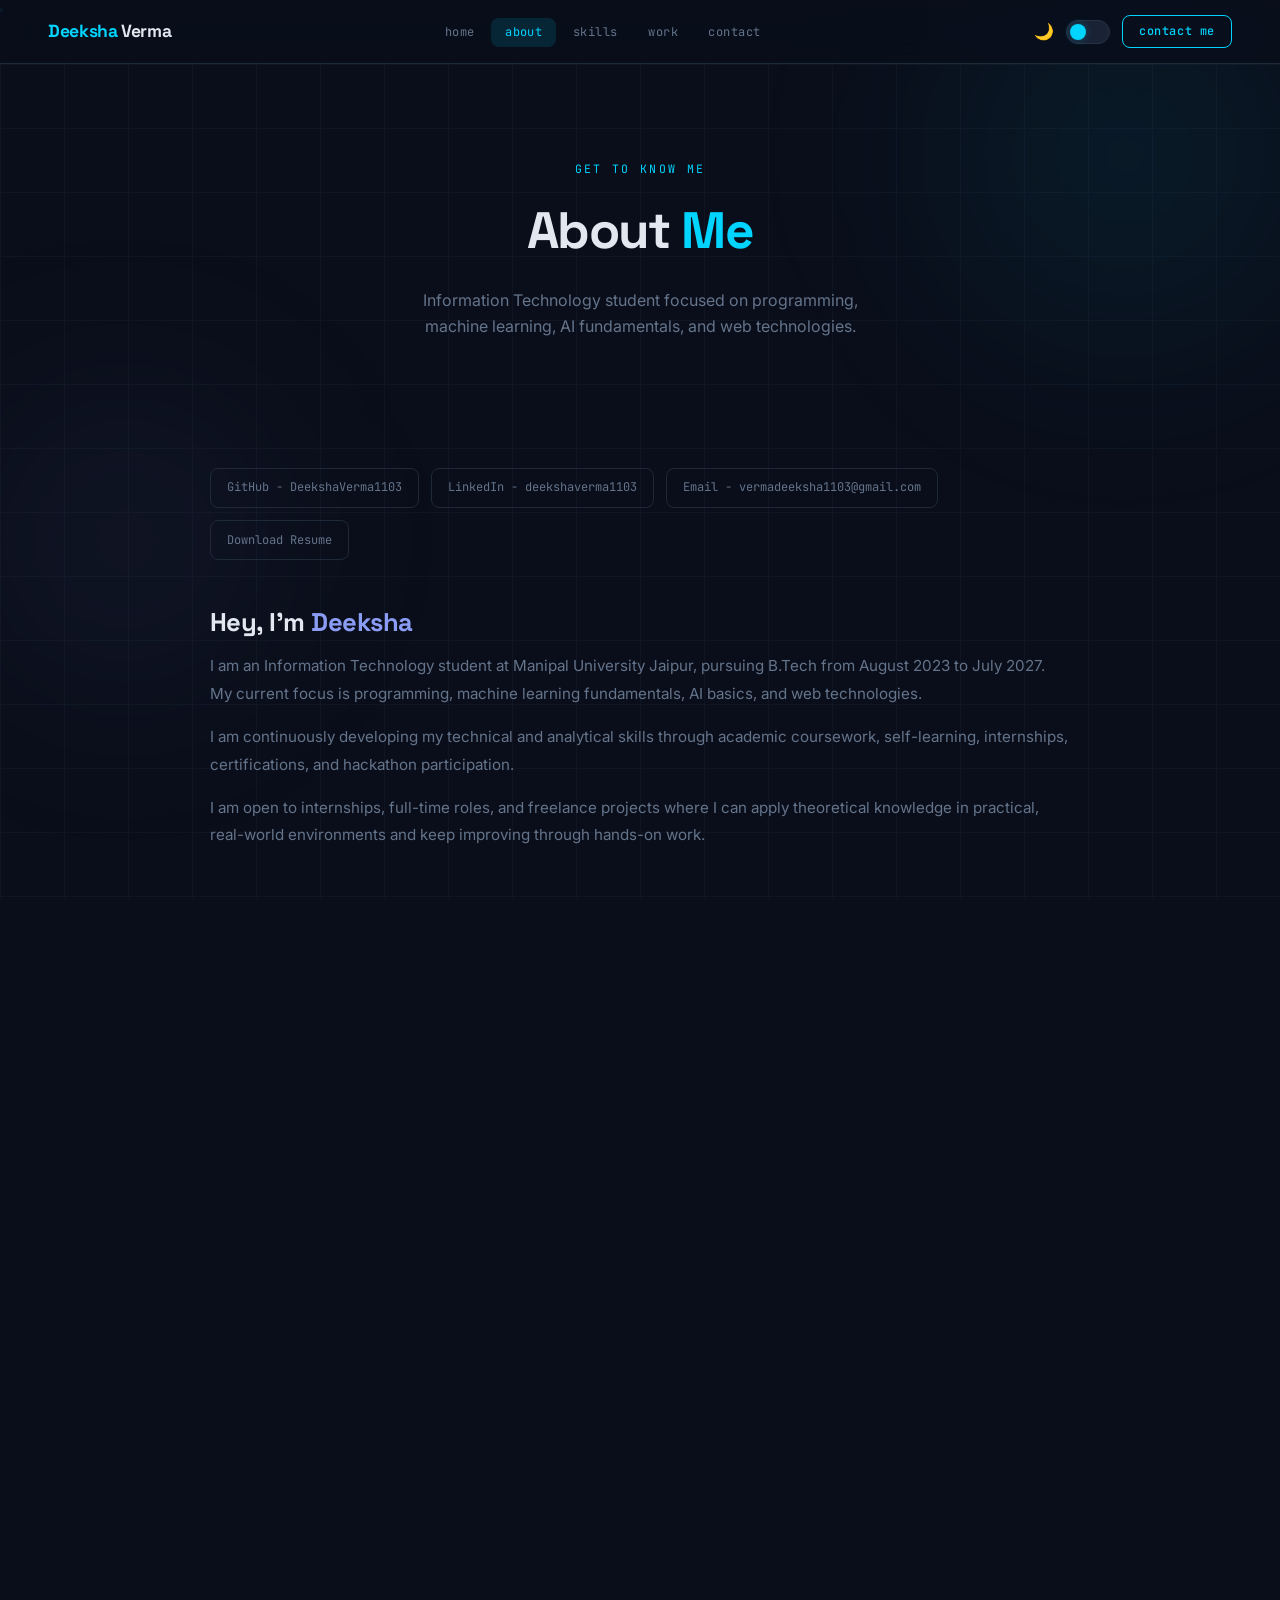
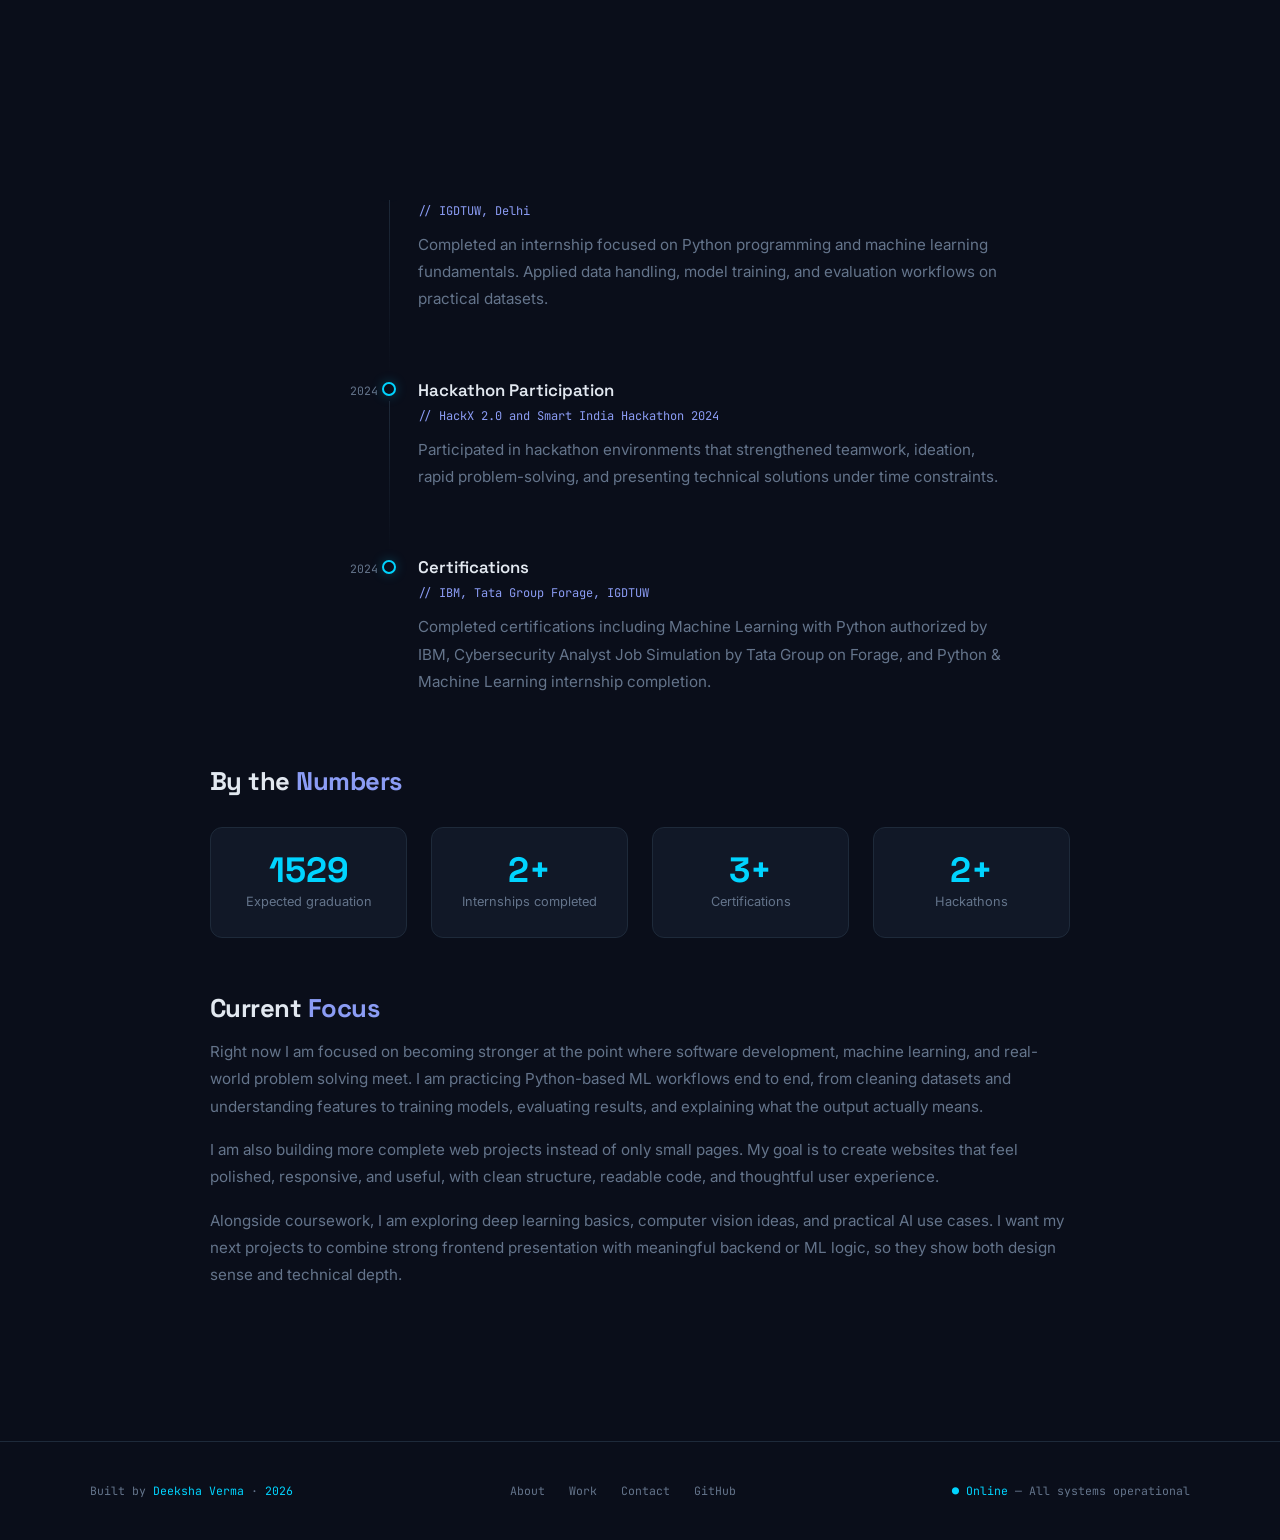
<file: about.html>
<!DOCTYPE html>
<html lang="en" data-theme="dark">
<head>
<meta charset="UTF-8"/><meta name="viewport" content="width=device-width,initial-scale=1.0"/>
<title>About - Deeksha Verma</title>
<link rel="stylesheet" href="css/style.css"/>
<style>
.page-hero{padding:6rem 0 4rem;text-align:center;}
.page-hero h1{font-family:var(--font-display);font-size:clamp(2.2rem,4vw,3.2rem);font-weight:700;letter-spacing:-0.03em;margin-bottom:1rem;}
.page-hero p{color:var(--muted);font-size:1rem;max-width:500px;margin:0 auto;}
.about-full{padding:4rem 0 6rem;}
.about-full-grid{display:block;max-width:860px;margin:0 auto;}
.social-links{display:flex;flex-wrap:wrap;gap:0.75rem;margin-bottom:3rem;}
.social-link{font-family:var(--font-mono);font-size:0.75rem;color:var(--muted);text-decoration:none;padding:0.6rem 1rem;border:1px solid var(--border);border-radius:var(--radius);display:flex;align-items:center;gap:0.5rem;transition:border-color var(--transition),color var(--transition),background var(--transition);}
.social-link:hover{border-color:var(--cyan);color:var(--cyan);background:var(--cyan-dim);}
.main-content h2{font-family:var(--font-display);font-size:1.6rem;font-weight:700;letter-spacing:-0.02em;margin-bottom:1rem;}
.main-content h2 em{font-style:normal;color:var(--lav);}
.main-content p{color:var(--muted);margin-bottom:1rem;line-height:1.8;font-size:0.95rem;}
.main-content section{margin-bottom:3.5rem;}
.values-grid{display:grid;grid-template-columns:1fr 1fr;gap:1rem;margin-top:1.5rem;}
.value-card{background:var(--card-bg);border:1px solid var(--border);border-radius:var(--radius2);padding:1.25rem;transition:border-color var(--transition);}
.value-card:hover{border-color:var(--lav);}
.value-icon{font-size:1.5rem;margin-bottom:0.5rem;}
.value-card h4{font-family:var(--font-display);font-size:0.9rem;font-weight:600;margin-bottom:0.3rem;}
.value-card p{font-size:0.82rem;color:var(--muted);line-height:1.6;margin:0;}
.stats-row{display:grid;grid-template-columns:repeat(4,1fr);gap:1.5rem;margin-top:2rem;}
.stat-card{background:var(--card-bg);border:1px solid var(--border);border-radius:var(--radius2);padding:1.5rem;text-align:center;transition:border-color var(--transition),transform var(--transition);}
.stat-card:hover{border-color:var(--cyan);transform:translateY(-3px);}
@media(max-width:860px){.values-grid{grid-template-columns:1fr;}.stats-row{grid-template-columns:repeat(2,1fr);}.social-links{flex-direction:column;}}
</style>
</head>
<body>
<div class="page-transition"></div>
<canvas id="particles-canvas"></canvas>
<div class="grid-overlay"></div>
<div class="orb orb-1"></div><div class="orb orb-2"></div>

<nav>
  <a href="index.html" class="nav-logo">Deeksha <span>Verma</span></a>
  <ul class="nav-center">
    <li><a href="index.html">home</a></li><li><a href="about.html">about</a></li>
    <li><a href="skills.html">skills</a></li><li><a href="work.html">work</a></li><li><a href="contact.html">contact</a></li>
  </ul>
  <div class="nav-right">
    <span class="theme-icon">🌙</span>
    <button class="theme-toggle" aria-label="Toggle theme"><div class="toggle-thumb"></div></button>
    <a href="contact.html" class="nav-hire magnetic">contact me</a>
  </div>
  <button class="hamburger" aria-label="Menu"><span></span><span></span><span></span></button>
</nav>
<div class="mobile-menu">
  <a href="index.html">home</a><a href="about.html">about</a>
  <a href="skills.html">skills</a><a href="work.html">work</a><a href="contact.html">contact</a>
</div>

<div class="page-content">
  <div class="page-hero reveal">
    <div class="container">
      <span class="sec-eyebrow">get to know me</span>
      <h1>About <span style="color:var(--cyan)">Me</span></h1>
      <p>Information Technology student focused on programming, machine learning, AI fundamentals, and web technologies.</p>
    </div>
  </div>

  <section class="about-full">
    <div class="container">
      <div class="about-full-grid">
        <div class="reveal">
          <div class="social-links">
            <a href="https://github.com/DeekshaVerma1103" class="social-link" target="_blank">GitHub - DeekshaVerma1103</a>
            <a href="https://www.linkedin.com/in/deekshaverma1103" class="social-link" target="_blank">LinkedIn - deekshaverma1103</a>
            <a href="mailto:vermadeeksha1103@gmail.com" class="social-link">Email - vermadeeksha1103@gmail.com</a>
            <a href="resume.pdf" class="social-link" target="_blank">Download Resume</a>
          </div>
        </div>

        <div class="main-content reveal">
          <section>
            <h2>Hey, I'm <em>Deeksha</em></h2>
            <p>I am an Information Technology student at Manipal University Jaipur, pursuing B.Tech from August 2023 to July 2027. My current focus is programming, machine learning fundamentals, AI basics, and web technologies.</p>
            <p>I am continuously developing my technical and analytical skills through academic coursework, self-learning, internships, certifications, and hackathon participation.</p>
            <p>I am open to internships, full-time roles, and freelance projects where I can apply theoretical knowledge in practical, real-world environments and keep improving through hands-on work.</p>
          </section>

          <section>
            <h2>My <em>Values</em></h2>
            <div class="values-grid">
              <div class="value-card reveal">
                <div class="value-icon">🎯</div>
                <h4>Strong fundamentals</h4>
                <p>I focus on building a clear base in programming, data handling, and core computer science concepts.</p>
              </div>
              <div class="value-card reveal">
                <div class="value-icon">🔁</div>
                <h4>Hands-on learning</h4>
                <p>I learn best by turning concepts into practical projects, experiments, and working prototypes.</p>
              </div>
              <div class="value-card reveal">
                <div class="value-icon">🤝</div>
                <h4>Analytical thinking</h4>
                <p>I enjoy breaking down problem statements, understanding data, and improving solutions step by step.</p>
              </div>
              <div class="value-card reveal">
                <div class="value-icon">📚</div>
                <h4>Continuous growth</h4>
                <p>I keep learning through coursework, certifications, hackathons, and self-driven technical practice.</p>
              </div>
            </div>
          </section>

          <section>
            <h2>Experience & <em>Education</em></h2>
            <div class="timeline">
              <div class="tl-item reveal">
                <div class="tl-year">2023-2027</div>
                <div class="tl-dot"></div>
                <div class="tl-content">
                  <h4>B.Tech in Information Technology</h4>
                  <div class="tl-company">// Manipal University Jaipur</div>
                  <p class="tl-desc">Pursuing undergraduate studies in Information Technology with coursework and self-learning across programming, web technologies, machine learning, and AI fundamentals.</p>
                </div>
              </div>
              <div class="tl-item reveal">
                <div class="tl-year">2026</div>
                <div class="tl-dot"></div>
                <div class="tl-content">
                  <h4>Web Development Intern</h4>
                  <div class="tl-company">// Trimbaks InfoTech</div>
                  <p class="tl-desc">Built the company's official website and deployed it live at <a href="https://trimbakinfotech.com/" target="_blank" style="color:var(--cyan);">trimbakinfotech.com</a>, creating a responsive online presence for the business.</p>
                </div>
              </div>
              <div class="tl-item reveal">
                <div class="tl-year">Jun-Jul 2024</div>
                <div class="tl-dot"></div>
                <div class="tl-content">
                  <h4>Python & Machine Learning Intern</h4>
                  <div class="tl-company">// IGDTUW, Delhi</div>
                  <p class="tl-desc">Completed an internship focused on Python programming and machine learning fundamentals. Applied data handling, model training, and evaluation workflows on practical datasets.</p>
                </div>
              </div>
              <div class="tl-item reveal">
                <div class="tl-year">2024</div>
                <div class="tl-dot"></div>
                <div class="tl-content">
                  <h4>Hackathon Participation</h4>
                  <div class="tl-company">// HackX 2.0 and Smart India Hackathon 2024</div>
                  <p class="tl-desc">Participated in hackathon environments that strengthened teamwork, ideation, rapid problem-solving, and presenting technical solutions under time constraints.</p>
                </div>
              </div>
              <div class="tl-item reveal">
                <div class="tl-year">2024</div>
                <div class="tl-dot"></div>
                <div class="tl-content">
                  <h4>Certifications</h4>
                  <div class="tl-company">// IBM, Tata Group Forage, IGDTUW</div>
                  <p class="tl-desc">Completed certifications including Machine Learning with Python authorized by IBM, Cybersecurity Analyst Job Simulation by Tata Group on Forage, and Python & Machine Learning internship completion.</p>
                </div>
              </div>
            </div>
          </section>

          <section>
            <h2>By the <em>Numbers</em></h2>
            <div class="stats-row">
              <div class="stat-card reveal"><div class="stat-num counter" data-target="2027">0</div><div class="stat-label">Expected graduation</div></div>
              <div class="stat-card reveal"><div class="stat-num counter" data-target="2" data-suffix="+">0</div><div class="stat-label">Internships completed</div></div>
              <div class="stat-card reveal"><div class="stat-num counter" data-target="4" data-suffix="+">0</div><div class="stat-label">Certifications</div></div>
              <div class="stat-card reveal"><div class="stat-num counter" data-target="2" data-suffix="+">0</div><div class="stat-label">Hackathons</div></div>
            </div>
          </section>

          <section>
            <h2>Current <em>Focus</em></h2>
            <p>Right now I am focused on becoming stronger at the point where software development, machine learning, and real-world problem solving meet. I am practicing Python-based ML workflows end to end, from cleaning datasets and understanding features to training models, evaluating results, and explaining what the output actually means.</p>
            <p>I am also building more complete web projects instead of only small pages. My goal is to create websites that feel polished, responsive, and useful, with clean structure, readable code, and thoughtful user experience.</p>
            <p>Alongside coursework, I am exploring deep learning basics, computer vision ideas, and practical AI use cases. I want my next projects to combine strong frontend presentation with meaningful backend or ML logic, so they show both design sense and technical depth.</p>
          </section>
        </div>
      </div>
    </div>
  </section>

  <footer>
    <div class="footer-inner">
      <p>Built by <span>Deeksha Verma</span> · <span>2026</span></p>
      <div class="footer-links"><a href="about.html">About</a><a href="work.html">Work</a><a href="contact.html">Contact</a><a href="https://github.com/DeekshaVerma1103" target="_blank">GitHub</a></div>
      <p><span>● Online</span> — All systems operational</p>
    </div>
  </footer>
</div>
<script src="js/main.js"></script>
</body>
</html>
</file>
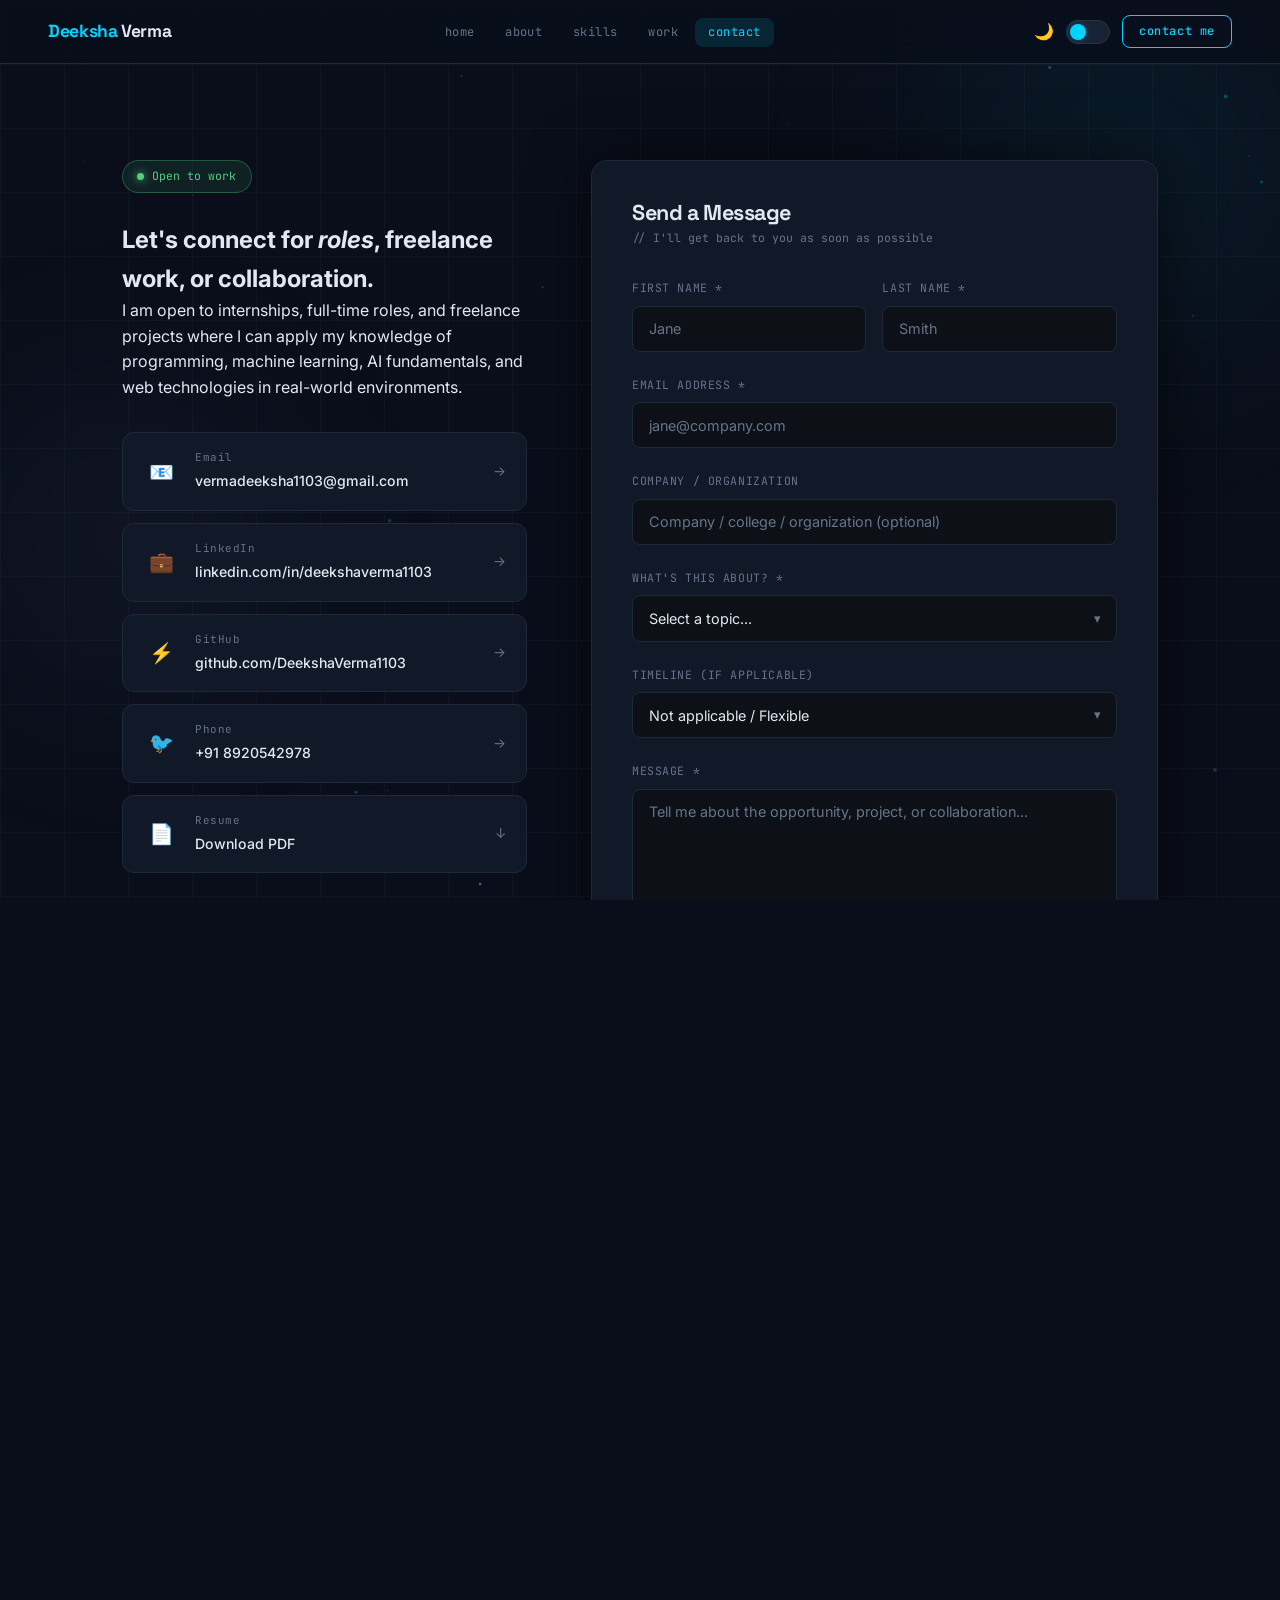
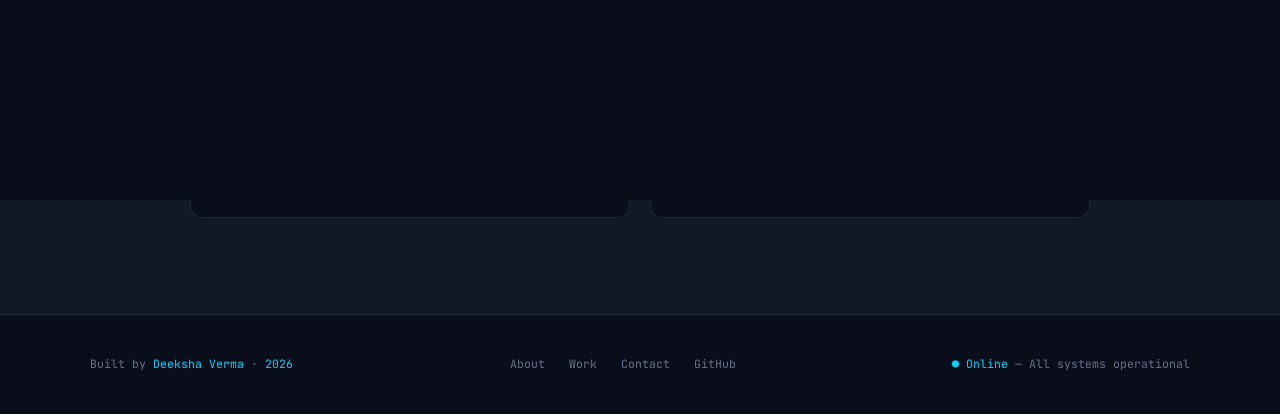
<file: contact.html>
<!DOCTYPE html>
<html lang="en" data-theme="dark">
<head>
<meta charset="UTF-8"/><meta name="viewport" content="width=device-width,initial-scale=1.0"/>
<title>Contact - Deeksha Verma</title>
<link rel="stylesheet" href="css/style.css"/>
<style>
.contact-page{padding:6rem 0 5rem;}
.contact-grid{display:grid;grid-template-columns:1fr 1.4fr;gap:4rem;align-items:start;}
.contact-info h1{font-family:var(--font-display);font-size:clamp(2rem,4vw,2.8rem);font-weight:700;letter-spacing:-0.03em;margin-bottom:1rem;line-height:1.1;}
.contact-info h1 em{font-style:normal;color:var(--cyan);}
.contact-info p{color:var(--muted);font-size:0.95rem;line-height:1.8;margin-bottom:2rem;}
.avail-badge{display:inline-flex;align-items:center;gap:0.5rem;font-family:var(--font-mono);font-size:0.72rem;color:var(--green);background:rgba(82,208,128,0.1);border:1px solid rgba(82,208,128,0.3);padding:0.4rem 0.9rem;border-radius:999px;margin-bottom:1.75rem;}
.avail-dot{width:7px;height:7px;border-radius:50%;background:var(--green);box-shadow:0 0 8px var(--green);animation:pulse 2s ease-in-out infinite;}
@keyframes pulse{0%,100%{opacity:1;transform:scale(1);}50%{opacity:0.7;transform:scale(1.3);}}
.contact-methods{display:flex;flex-direction:column;gap:0.75rem;margin-top:2rem;}
.contact-method{display:flex;align-items:center;gap:1rem;padding:1rem 1.25rem;background:var(--card-bg);border:1px solid var(--border);border-radius:var(--radius2);text-decoration:none;transition:border-color var(--transition),transform var(--transition),box-shadow var(--transition);}
.contact-method:hover{border-color:var(--cyan);transform:translateX(4px);box-shadow:0 4px 24px var(--cyan-dim);}
.cm-icon{font-size:1.25rem;width:36px;text-align:center;}
.cm-text{flex:1;}
.cm-label{font-family:var(--font-mono);font-size:0.68rem;color:var(--muted);display:block;margin-bottom:0.1rem;letter-spacing:0.05em;}
.cm-value{font-family:var(--font-body);font-size:0.88rem;color:var(--text);font-weight:500;}
.cm-arrow{color:var(--muted);font-size:0.85rem;}
.contact-method:hover .cm-arrow{color:var(--cyan);}

.form-card{background:var(--card-bg);border:1px solid var(--border);border-radius:var(--radius3);padding:2.5rem;box-shadow:0 0 60px var(--shadow);}
.form-card h2{font-family:var(--font-display);font-size:1.35rem;font-weight:700;margin-bottom:0.25rem;letter-spacing:-0.02em;}
.form-card .form-subtitle{font-family:var(--font-mono);font-size:0.72rem;color:var(--muted);margin-bottom:2rem;display:block;}

.select-wrap{position:relative;}
.select-wrap select{appearance:none;-webkit-appearance:none;padding-right:2.5rem;cursor:pointer;}
.select-wrap::after{content:'▾';position:absolute;right:1rem;top:50%;transform:translateY(-50%);color:var(--muted);pointer-events:none;font-size:0.8rem;}
.char-count{font-family:var(--font-mono);font-size:0.65rem;color:var(--muted);text-align:right;margin-top:0.25rem;}

.faq-section{padding:4rem 0 6rem;background:var(--surface);border-top:1px solid var(--border);}
.faq-grid{display:grid;grid-template-columns:1fr 1fr;gap:1.25rem;max-width:900px;margin:0 auto;}
.faq-card{background:var(--bg);border:1px solid var(--border);border-radius:var(--radius2);padding:1.5rem;transition:border-color var(--transition);}
.faq-card:hover{border-color:var(--lav);}
.faq-card h4{font-family:var(--font-display);font-size:0.9rem;font-weight:600;margin-bottom:0.4rem;color:var(--text);}
.faq-card p{font-size:0.82rem;color:var(--muted);line-height:1.65;}

@media(max-width:820px){.contact-grid{grid-template-columns:1fr;}.faq-grid{grid-template-columns:1fr;}}
</style>
</head>
<body>
<div class="page-transition"></div>
<canvas id="particles-canvas"></canvas>
<div class="grid-overlay"></div>
<div class="orb orb-1"></div><div class="orb orb-2"></div>
<nav>
  <a href="index.html" class="nav-logo">Deeksha <span>Verma</span></a>
  <ul class="nav-center">
    <li><a href="index.html">home</a></li><li><a href="about.html">about</a></li>
    <li><a href="skills.html">skills</a></li><li><a href="work.html">work</a></li><li><a href="contact.html">contact</a></li>
  </ul>
  <div class="nav-right">
    <span class="theme-icon">🌙</span>
    <button class="theme-toggle" aria-label="Toggle theme"><div class="toggle-thumb"></div></button>
    <a href="contact.html" class="nav-hire magnetic">contact me</a>
  </div>
  <button class="hamburger" aria-label="Menu"><span></span><span></span><span></span></button>
</nav>
<div class="mobile-menu">
  <a href="index.html">home</a><a href="about.html">about</a>
  <a href="skills.html">skills</a><a href="work.html">work</a><a href="contact.html">contact</a>
</div>

<div class="page-content">
  <section class="contact-page">
    <div class="container">
      <div class="contact-grid">

        <div class="reveal-left">
          <span class="avail-badge"><span class="avail-dot"></span>Open to work</span>
          <h1>Let's connect for <em>roles</em>, freelance work, or collaboration.</h1>
          <p>I am open to internships, full-time roles, and freelance projects where I can apply my knowledge of programming, machine learning, AI fundamentals, and web technologies in real-world environments.</p>

          <div class="contact-methods">
            <a href="mailto:vermadeeksha1103@gmail.com" class="contact-method">
              <span class="cm-icon">📧</span>
              <div class="cm-text">
                <span class="cm-label">Email</span>
                <span class="cm-value">vermadeeksha1103@gmail.com</span>
              </div>
              <span class="cm-arrow">→</span>
            </a>
            <a href="https://www.linkedin.com/in/deekshaverma1103" class="contact-method" target="_blank">
              <span class="cm-icon">💼</span>
              <div class="cm-text">
                <span class="cm-label">LinkedIn</span>
                <span class="cm-value">linkedin.com/in/deekshaverma1103</span>
              </div>
              <span class="cm-arrow">→</span>
            </a>
            <a href="https://github.com/DeekshaVerma1103" class="contact-method" target="_blank">
              <span class="cm-icon">⚡</span>
              <div class="cm-text">
                <span class="cm-label">GitHub</span>
                <span class="cm-value">github.com/DeekshaVerma1103</span>
              </div>
              <span class="cm-arrow">→</span>
            </a>
            <a href="tel:+918920542978" class="contact-method">
              <span class="cm-icon">🐦</span>
              <div class="cm-text">
                <span class="cm-label">Phone</span>
                <span class="cm-value">+91 8920542978</span>
              </div>
              <span class="cm-arrow">→</span>
            </a>
            <a href="resume.pdf" class="contact-method" target="_blank">
              <span class="cm-icon">📄</span>
              <div class="cm-text">
                <span class="cm-label">Resume</span>
                <span class="cm-value">Download PDF</span>
              </div>
              <span class="cm-arrow">↓</span>
            </a>
          </div>
        </div>

        <div class="reveal-right">
          <div class="form-card">
            <h2>Send a Message</h2>
            <span class="form-subtitle">// I'll get back to you as soon as possible</span>

            <div class="form-success" id="form-success">
              ✓ &nbsp; Message sent. Thank you for reaching out.
            </div>
            <div class="form-error" id="form-error">
              ✗ &nbsp; Something went wrong. Please email me directly at vermadeeksha1103@gmail.com.
            </div>

            <form id="contact-form" action="https://formsubmit.co/vermadeeksha1103@gmail.com" method="POST">
              <input type="hidden" name="_subject" value="Portfolio Lead - New enquiry"/>
              <input type="hidden" name="_template" value="table"/>
              <input type="text" name="website" tabindex="-1" autocomplete="off" style="position:absolute;left:-9999px;opacity:0;" aria-hidden="true"/>
              <div class="form-row">
                <div class="form-group">
                  <label for="fname">First Name *</label>
                  <input type="text" id="fname" name="fname" placeholder="Jane" required/>
                </div>
                <div class="form-group">
                  <label for="lname">Last Name *</label>
                  <input type="text" id="lname" name="lname" placeholder="Smith" required/>
                </div>
              </div>

              <div class="form-group">
                <label for="email">Email Address *</label>
                <input type="email" id="email" name="email" placeholder="jane@company.com" required/>
              </div>

              <div class="form-group">
                <label for="company">Company / Organization</label>
                <input type="text" id="company" name="company" placeholder="Company / college / organization (optional)"/>
              </div>

              <div class="form-group">
                <label for="subject">What's this about? *</label>
                <div class="select-wrap">
                  <select id="subject" name="subject" required>
                    <option value="" disabled selected>Select a topic...</option>
                    <option value="internship">Internship Opportunity</option>
                    <option value="fulltime">Full-time Role</option>
                    <option value="freelance">Freelance Project</option>
                    <option value="project">Academic / Technical Project</option>
                    <option value="hackathon">Hackathon / Team Collaboration</option>
                    <option value="learning">Learning / Mentorship</option>
                    <option value="other">General Message</option>
                  </select>
                </div>
              </div>

              <div class="form-group">
                <label for="budget">Timeline (if applicable)</label>
                <div class="select-wrap">
                  <select id="budget" name="timeline">
                    <option value="" selected>Not applicable / Flexible</option>
                    <option value="immediate">Immediate</option>
                    <option value="1month">Within 1 month</option>
                    <option value="semester">This semester</option>
                    <option value="future">Future opportunity</option>
                  </select>
                </div>
              </div>

              <div class="form-group">
                <label for="message">Message *</label>
                <textarea id="message" name="message" placeholder="Tell me about the opportunity, project, or collaboration..." required maxlength="1200"></textarea>
                <div class="char-count" id="char-count">0 / 1200</div>
              </div>

              <button type="submit" class="btn-primary form-submit magnetic" style="width:100%;justify-content:center;font-size:1rem;padding:0.9rem;">
                <div class="btn-spinner"></div>
                <span class="btn-text">Send Message →</span>
              </button>
            </form>
          </div>
        </div>

      </div>
    </div>
  </section>

  <section class="faq-section">
    <div class="container">
      <div class="sec-header reveal">
        <span class="sec-eyebrow">quick answers</span>
        <h2>Common <em>Questions</em></h2>
        <div class="sec-divider"></div>
      </div>
      <div class="faq-grid">
        <div class="faq-card reveal">
          <h4>Are you available for work?</h4>
          <p>Yes. I am open to internships, full-time roles, and freelance projects where I can apply programming, machine learning, and web development skills.</p>
        </div>
        <div class="faq-card reveal">
          <h4>What's your typical response time?</h4>
          <p>I try to respond as soon as possible. Email and LinkedIn are the best ways to reach me.</p>
        </div>
        <div class="faq-card reveal">
          <h4>What roles are you interested in?</h4>
          <p>I am interested in internships, full-time roles, and freelance work related to Python, machine learning, AI, web development, data preprocessing, and software development.</p>
        </div>
        <div class="faq-card reveal">
          <h4>Are you open to hackathons?</h4>
          <p>Yes. I have participated in HackX 2.0 and Smart India Hackathon 2024 and am open to collaborative technical challenges.</p>
        </div>
        <div class="faq-card reveal">
          <h4>Where are you based?</h4>
          <p>I am based in New Delhi and currently studying at Manipal University Jaipur.</p>
        </div>
        <div class="faq-card reveal">
          <h4>Can I view your resume?</h4>
          <p>Yes. The resume PDF is linked on this page and in the project section.</p>
        </div>
      </div>
    </div>
  </section>

  <footer>
    <div class="footer-inner">
      <p>Built by <span>Deeksha Verma</span> · <span>2026</span></p>
      <div class="footer-links"><a href="about.html">About</a><a href="work.html">Work</a><a href="contact.html">Contact</a><a href="https://github.com/DeekshaVerma1103" target="_blank">GitHub</a></div>
      <p><span>● Online</span> — All systems operational</p>
    </div>
  </footer>
</div>

<script src="js/main.js"></script>
<script>
// Character counter
const msgArea = document.getElementById('message');
const charCount = document.getElementById('char-count');
if(msgArea && charCount){
  msgArea.addEventListener('input', () => {
    const len = msgArea.value.length;
    charCount.textContent = `${len} / 1200`;
    charCount.style.color = len > 1100 ? '#EF476F' : '';
  });
}
</script>
</body>
</html>
</file>
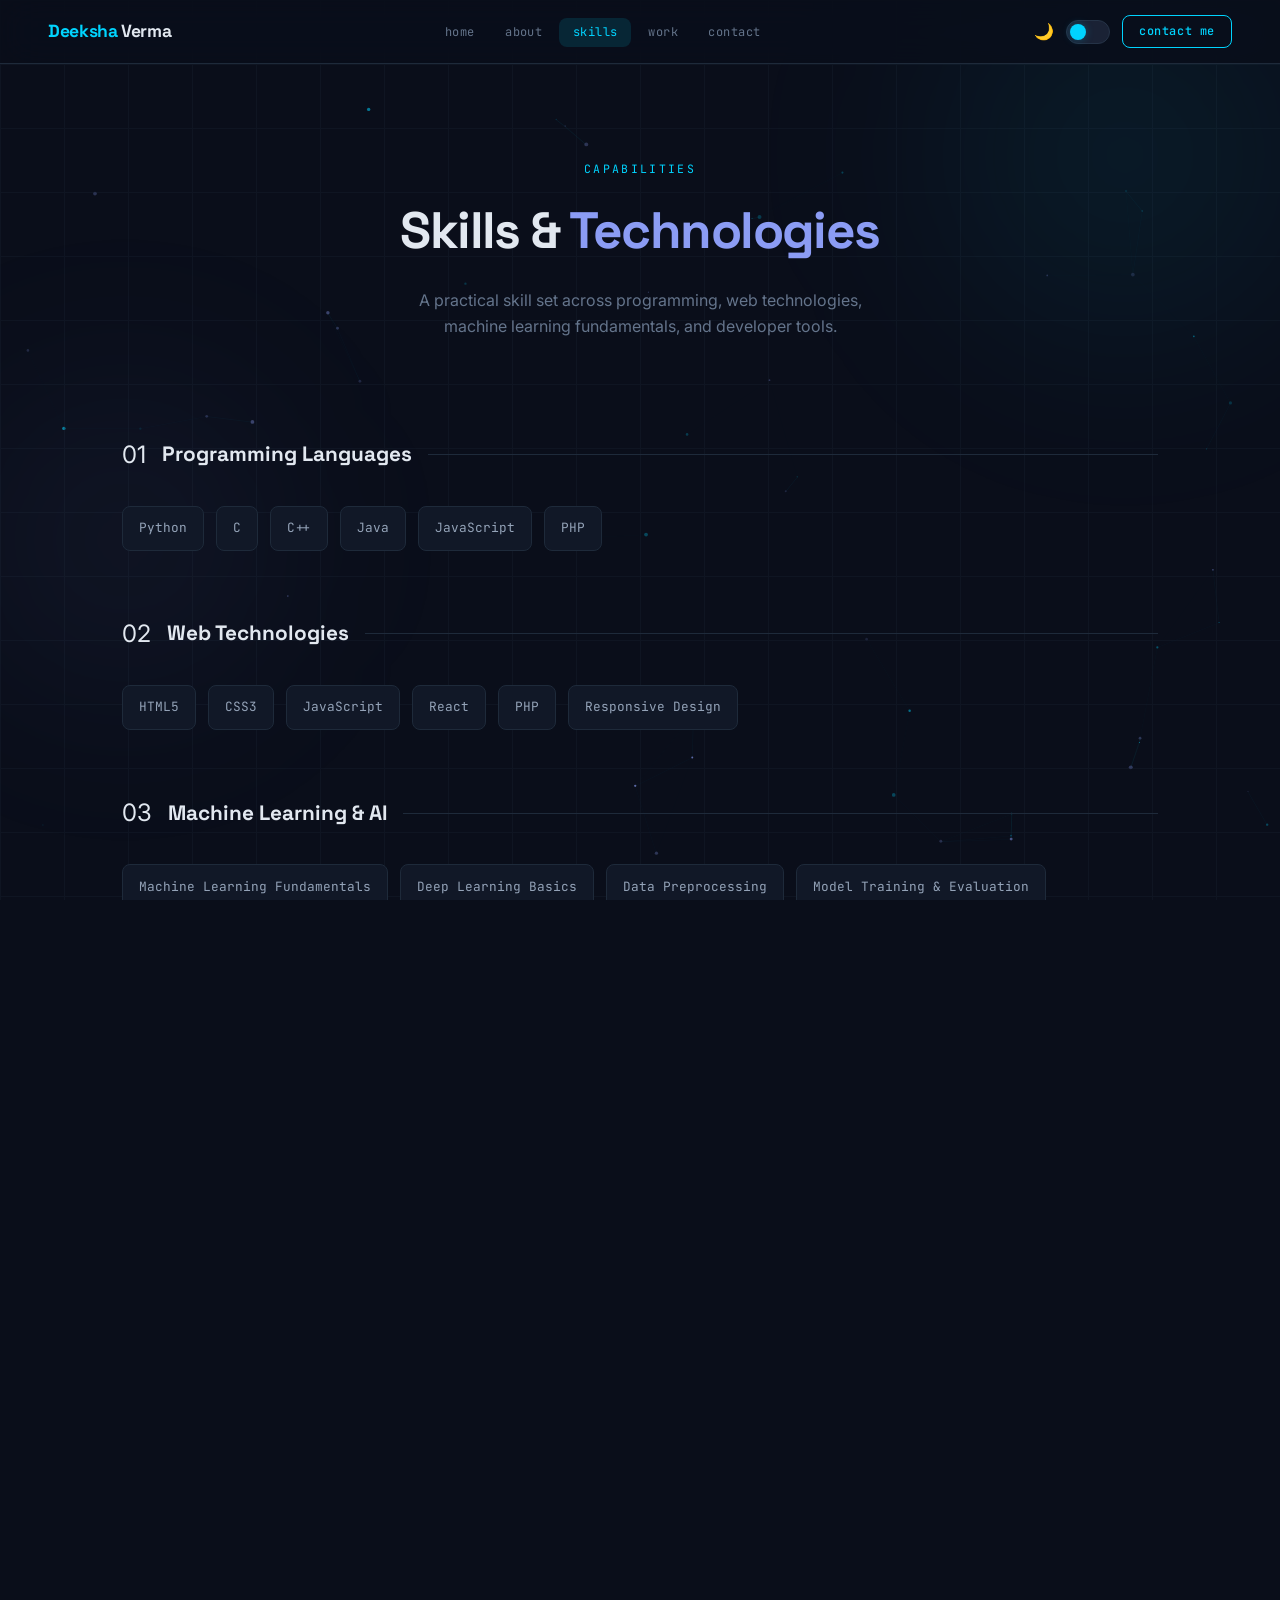
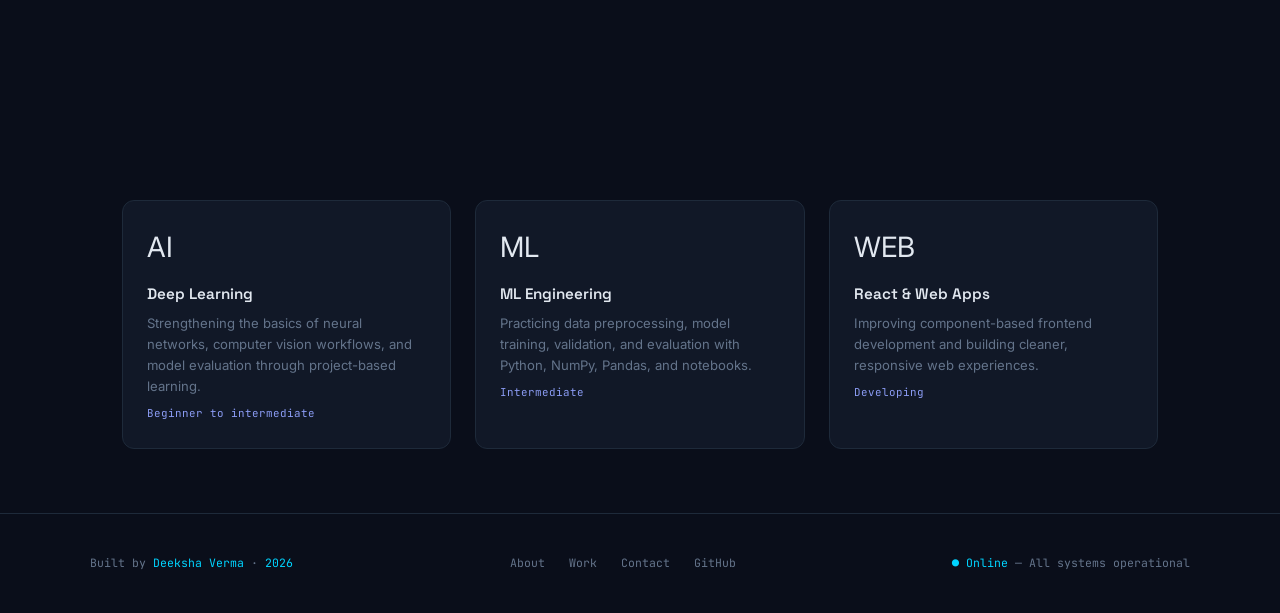
<file: skills.html>
<!DOCTYPE html>
<html lang="en" data-theme="dark">
<head>
<meta charset="UTF-8"/><meta name="viewport" content="width=device-width,initial-scale=1.0"/>
<title>Skills - Deeksha Verma</title>
<link rel="stylesheet" href="css/style.css"/>
<style>
.page-hero{padding:6rem 0 4rem;text-align:center;}
.page-hero h1{font-family:var(--font-display);font-size:clamp(2.2rem,4vw,3.2rem);font-weight:700;letter-spacing:-0.03em;margin-bottom:1rem;}
.page-hero p{color:var(--muted);font-size:1rem;max-width:500px;margin:0 auto;}
.skills-section{padding:2rem 0 6rem;}
.skills-category{margin-bottom:4rem;}
.cat-header{display:flex;align-items:center;gap:1rem;margin-bottom:2rem;}
.cat-icon{font-size:1.5rem;}
.cat-title{font-family:var(--font-display);font-size:1.3rem;font-weight:700;}
.cat-line{flex:1;height:1px;background:var(--border);}
.skill-list{display:flex;flex-wrap:wrap;gap:0.75rem;}
.skill-item{font-family:var(--font-mono);font-size:0.8rem;color:var(--text2);padding:0.7rem 1rem;background:var(--card-bg);border:1px solid var(--border);border-radius:var(--radius);transition:border-color var(--transition),color var(--transition),transform var(--transition);}
.skill-item:hover{border-color:var(--cyan);color:var(--cyan);transform:translateY(-2px);}
.tools-section{padding:4rem 0;background:var(--surface);border-top:1px solid var(--border);border-bottom:1px solid var(--border);}
.tools-grid{display:flex;flex-wrap:wrap;gap:0.75rem;justify-content:center;}
.tool-chip{display:flex;align-items:center;gap:0.5rem;font-family:var(--font-mono);font-size:0.78rem;color:var(--muted);padding:0.5rem 1rem;border:1px solid var(--border);border-radius:999px;background:var(--card-bg);transition:border-color var(--transition),color var(--transition),transform var(--transition),box-shadow var(--transition);cursor:default;}
.tool-chip:hover{border-color:var(--cyan);color:var(--cyan);transform:translateY(-3px);box-shadow:0 6px 20px var(--cyan-dim);}
.learning-section{padding:4rem 0;}
.learning-grid{display:grid;grid-template-columns:repeat(auto-fit,minmax(260px,1fr));gap:1.5rem;}
.learn-card{padding:1.5rem;background:var(--card-bg);border:1px solid var(--border);border-radius:var(--radius2);transition:border-color var(--transition),transform var(--transition);}
.learn-card:hover{border-color:var(--lav);transform:translateY(-3px);}
.learn-icon{font-size:1.75rem;margin-bottom:0.75rem;}
.learn-card h4{font-family:var(--font-display);font-size:0.95rem;font-weight:600;margin-bottom:0.4rem;}
.learn-card p{font-size:0.82rem;color:var(--muted);line-height:1.6;}
.progress-ring{display:inline-flex;align-items:center;gap:0.4rem;font-family:var(--font-mono);font-size:0.68rem;color:var(--lav);margin-top:0.5rem;}
@media(max-width:680px){.skill-list{gap:0.6rem;}.skill-item{font-size:0.74rem;padding:0.6rem 0.8rem;}}
</style>
</head>
<body>
<div class="page-transition"></div>
<canvas id="particles-canvas"></canvas>
<div class="grid-overlay"></div>
<div class="orb orb-1"></div><div class="orb orb-2"></div>
<nav>
  <a href="index.html" class="nav-logo">Deeksha <span>Verma</span></a>
  <ul class="nav-center">
    <li><a href="index.html">home</a></li><li><a href="about.html">about</a></li>
    <li><a href="skills.html">skills</a></li><li><a href="work.html">work</a></li><li><a href="contact.html">contact</a></li>
  </ul>
  <div class="nav-right">
    <span class="theme-icon">🌙</span>
    <button class="theme-toggle" aria-label="Toggle theme"><div class="toggle-thumb"></div></button>
    <a href="contact.html" class="nav-hire magnetic">contact me</a>
  </div>
  <button class="hamburger" aria-label="Menu"><span></span><span></span><span></span></button>
</nav>
<div class="mobile-menu">
  <a href="index.html">home</a><a href="about.html">about</a>
  <a href="skills.html">skills</a><a href="work.html">work</a><a href="contact.html">contact</a>
</div>

<div class="page-content">
  <div class="page-hero reveal">
    <div class="container">
      <span class="sec-eyebrow">capabilities</span>
      <h1>Skills &amp; <span style="color:var(--lav)">Technologies</span></h1>
      <p>A practical skill set across programming, web technologies, machine learning fundamentals, and developer tools.</p>
    </div>
  </div>

  <section class="skills-section">
    <div class="container">

      <div class="skills-category reveal">
        <div class="cat-header"><span class="cat-icon">01</span><h3 class="cat-title">Programming Languages</h3><div class="cat-line"></div></div>
        <div class="skill-list">
          <span class="skill-item">Python</span>
          <span class="skill-item">C</span>
          <span class="skill-item">C++</span>
          <span class="skill-item">Java</span>
          <span class="skill-item">JavaScript</span>
          <span class="skill-item">PHP</span>
        </div>
      </div>

      <div class="skills-category reveal">
        <div class="cat-header"><span class="cat-icon">02</span><h3 class="cat-title">Web Technologies</h3><div class="cat-line"></div></div>
        <div class="skill-list">
          <span class="skill-item">HTML5</span>
          <span class="skill-item">CSS3</span>
          <span class="skill-item">JavaScript</span>
          <span class="skill-item">React</span>
          <span class="skill-item">PHP</span>
          <span class="skill-item">Responsive Design</span>
        </div>
      </div>

      <div class="skills-category reveal">
        <div class="cat-header"><span class="cat-icon">03</span><h3 class="cat-title">Machine Learning &amp; AI</h3><div class="cat-line"></div></div>
        <div class="skill-list">
          <span class="skill-item">Machine Learning Fundamentals</span>
          <span class="skill-item">Deep Learning Basics</span>
          <span class="skill-item">Data Preprocessing</span>
          <span class="skill-item">Model Training & Evaluation</span>
        </div>
      </div>

      <div class="skills-category reveal">
        <div class="cat-header"><span class="cat-icon">04</span><h3 class="cat-title">Libraries &amp; Tools</h3><div class="cat-line"></div></div>
        <div class="skill-list">
          <span class="skill-item">NumPy</span>
          <span class="skill-item">Pandas</span>
          <span class="skill-item">Jupyter Notebook</span>
          <span class="skill-item">Git & GitHub</span>
          <span class="skill-item">VS Code</span>
          <span class="skill-item">Canva</span>
        </div>
      </div>

    </div>
  </section>

  <section class="tools-section">
    <div class="container">
      <div class="sec-header reveal">
        <span class="sec-eyebrow">daily tools</span>
        <h2>Tools I <em>Use Daily</em></h2>
        <div class="sec-divider"></div>
      </div>
      <div class="tools-grid reveal">
        <div class="tool-chip">VS Code</div><div class="tool-chip">Git / GitHub</div>
        <div class="tool-chip">Jupyter Notebook</div><div class="tool-chip">NumPy</div>
        <div class="tool-chip">Pandas</div><div class="tool-chip">Claude</div>
        <div class="tool-chip">Cursor</div><div class="tool-chip">Canva</div>
      </div>
    </div>
  </section>

  <section class="learning-section">
    <div class="container">
      <div class="sec-header reveal">
        <span class="sec-eyebrow">what's next</span>
        <h2>Currently <em>Learning</em></h2>
        <div class="sec-divider"></div>
      </div>
      <div class="learning-grid">
        <div class="learn-card reveal">
          <div class="learn-icon">AI</div>
          <h4>Deep Learning</h4>
          <p>Strengthening the basics of neural networks, computer vision workflows, and model evaluation through project-based learning.</p>
          <div class="progress-ring">Beginner to intermediate</div>
        </div>
        <div class="learn-card reveal">
          <div class="learn-icon">ML</div>
          <h4>ML Engineering</h4>
          <p>Practicing data preprocessing, model training, validation, and evaluation with Python, NumPy, Pandas, and notebooks.</p>
          <div class="progress-ring">Intermediate</div>
        </div>
        <div class="learn-card reveal">
          <div class="learn-icon">WEB</div>
          <h4>React & Web Apps</h4>
          <p>Improving component-based frontend development and building cleaner, responsive web experiences.</p>
          <div class="progress-ring">Developing</div>
        </div>
      </div>
    </div>
  </section>

  <footer>
    <div class="footer-inner">
      <p>Built by <span>Deeksha Verma</span> · <span>2026</span></p>
      <div class="footer-links"><a href="about.html">About</a><a href="work.html">Work</a><a href="contact.html">Contact</a><a href="https://github.com/DeekshaVerma1103" target="_blank">GitHub</a></div>
      <p><span>● Online</span> — All systems operational</p>
    </div>
  </footer>
</div>
<script src="js/main.js"></script>
</body>
</html>
</file>
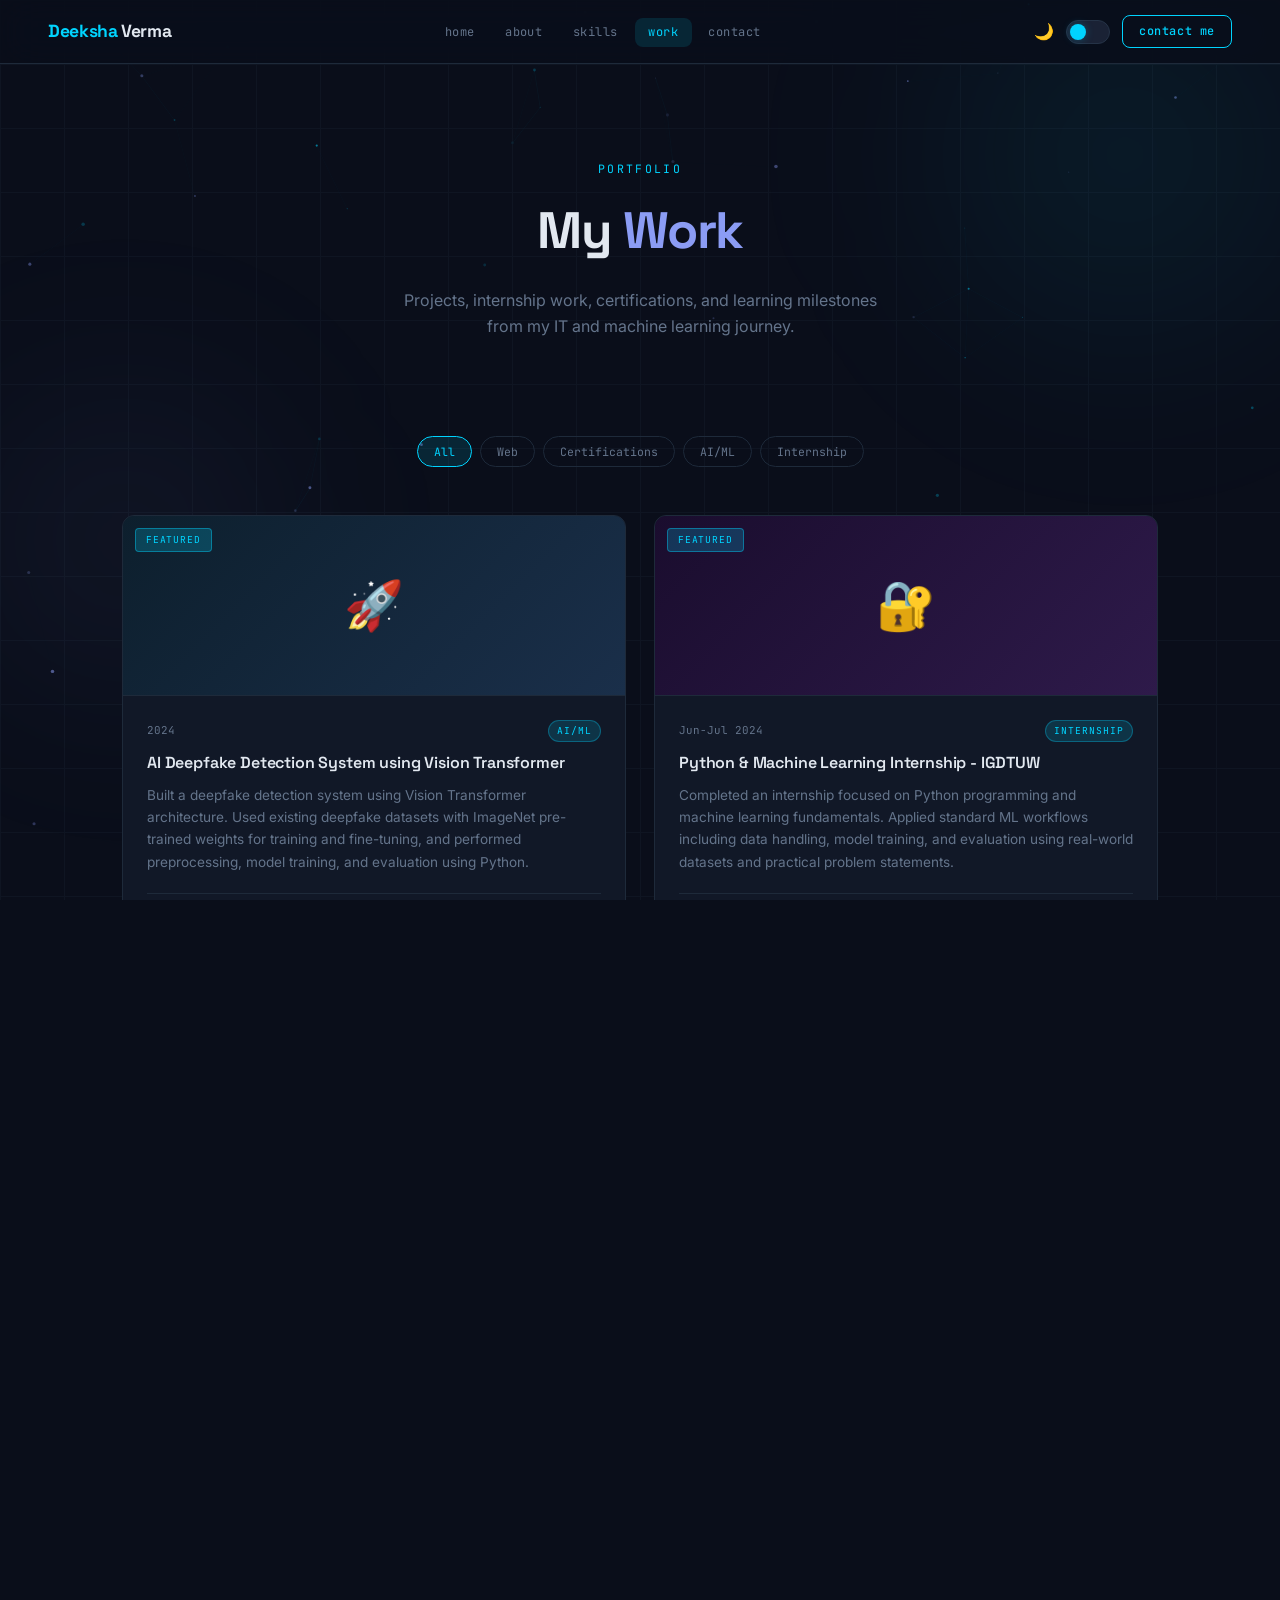
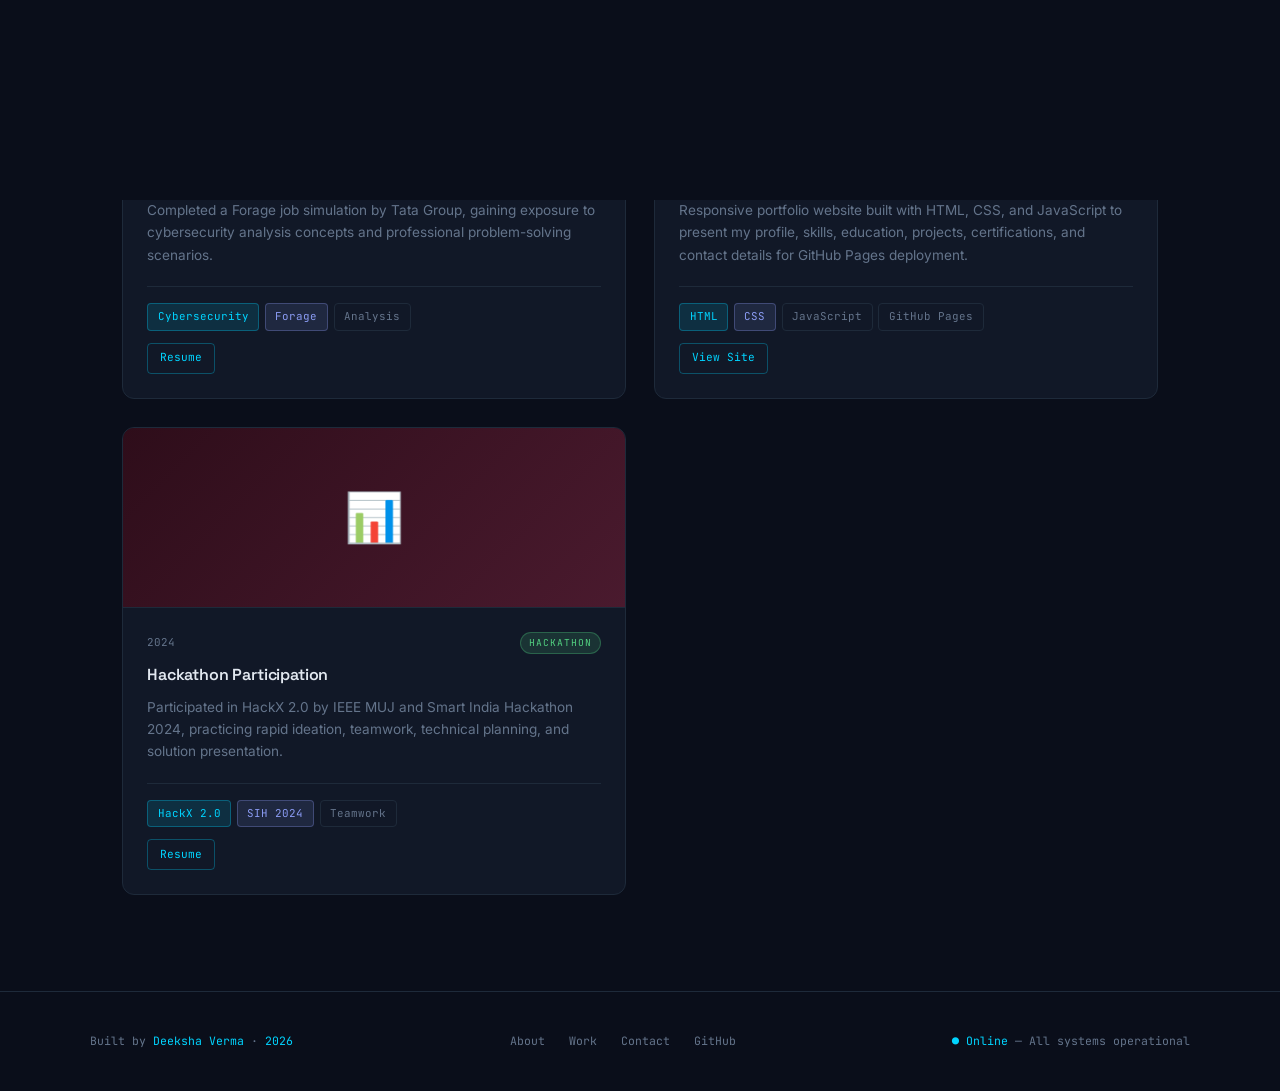
<file: work.html>
<!DOCTYPE html>
<html lang="en" data-theme="dark">
<head>
<meta charset="UTF-8"/><meta name="viewport" content="width=device-width,initial-scale=1.0"/>
<title>Work - Deeksha Verma</title>
<link rel="stylesheet" href="css/style.css"/>
<style>
.page-hero{padding:6rem 0 4rem;text-align:center;}
.page-hero h1{font-family:var(--font-display);font-size:clamp(2.2rem,4vw,3.2rem);font-weight:700;letter-spacing:-0.03em;margin-bottom:1rem;}
.page-hero p{color:var(--muted);font-size:1rem;max-width:500px;margin:0 auto;}
.filter-bar{display:flex;gap:0.5rem;justify-content:center;flex-wrap:wrap;margin-bottom:3rem;}
.filter-btn{font-family:var(--font-mono);font-size:0.72rem;padding:0.45rem 1rem;border-radius:999px;border:1px solid var(--border);color:var(--muted);background:transparent;cursor:pointer;transition:all var(--transition);}
.filter-btn:hover,.filter-btn.active{border-color:var(--cyan);color:var(--cyan);background:var(--cyan-dim);}
.work-section{padding:2rem 0 6rem;}
.projects-grid{display:grid;grid-template-columns:repeat(auto-fill,minmax(330px,1fr));gap:1.75rem;}
.project-card{background:var(--card-bg);border:1px solid var(--border);border-radius:var(--radius2);overflow:hidden;display:flex;flex-direction:column;transition:border-color var(--transition),transform var(--transition),box-shadow var(--transition);}
.project-card:hover{transform:translateY(-5px);border-color:var(--lav);box-shadow:0 16px 48px var(--lav-dim);}
.proj-thumb{height:180px;display:flex;align-items:center;justify-content:center;font-size:3rem;border-bottom:1px solid var(--border);position:relative;overflow:hidden;}
.proj-thumb::before{content:'';position:absolute;inset:0;opacity:0;background:rgba(0,212,255,0.05);transition:opacity var(--transition);}
.project-card:hover .proj-thumb::before{opacity:1;}
.t1{background:linear-gradient(135deg,#0D1F2D,#1A2F4A);}
.t2{background:linear-gradient(135deg,#1A0D2E,#2E1A4A);}
.t3{background:linear-gradient(135deg,#0D2E1A,#1A4A2E);}
.t4{background:linear-gradient(135deg,#2E1A0D,#4A2E1A);}
.t5{background:linear-gradient(135deg,#0D1F2D,#2E2D0D);}
.t6{background:linear-gradient(135deg,#2E0D1A,#4A1A2E);}
.t7{background:linear-gradient(135deg,#0D2E2A,#1A4A44);}
.t8{background:linear-gradient(135deg,#2E2A0D,#4A440D);}
.proj-body{padding:1.5rem;flex:1;display:flex;flex-direction:column;}
.proj-meta{display:flex;align-items:center;justify-content:space-between;margin-bottom:0.5rem;}
.proj-year{font-family:var(--font-mono);font-size:0.68rem;color:var(--muted);}
.badge{font-family:var(--font-mono);font-size:0.6rem;padding:0.15rem 0.5rem;border-radius:20px;letter-spacing:0.1em;}
.badge-new{background:rgba(0,212,255,0.15);color:var(--cyan);border:1px solid rgba(0,212,255,0.3);}
.badge-oss{background:rgba(82,208,128,0.15);color:#52D080;border:1px solid rgba(82,208,128,0.3);}
.badge-client{background:rgba(139,156,244,0.15);color:var(--lav);border:1px solid rgba(139,156,244,0.3);}
.proj-body h3{font-family:var(--font-display);font-size:1rem;font-weight:600;margin-bottom:0.5rem;letter-spacing:-0.01em;}
.proj-body p{font-size:0.85rem;color:var(--muted);line-height:1.65;flex:1;}
.proj-footer{margin-top:1.25rem;padding-top:1rem;border-top:1px solid var(--border);}
.proj-tags{display:flex;gap:0.35rem;flex-wrap:wrap;margin-bottom:0.75rem;}
.proj-links{display:flex;gap:0.75rem;}
.proj-link{font-family:var(--font-mono);font-size:0.7rem;color:var(--cyan);text-decoration:none;padding:0.35rem 0.75rem;border:1px solid rgba(0,212,255,0.3);border-radius:4px;transition:background var(--transition),color var(--transition);}
.proj-link:hover{background:var(--cyan);color:var(--bg);}
.proj-link.ghost{color:var(--muted);border-color:var(--border);}
.proj-link.ghost:hover{border-color:var(--lav);color:var(--lav);background:var(--lav-dim);}
.featured-tag{position:absolute;top:12px;left:12px;font-family:var(--font-mono);font-size:0.6rem;padding:0.2rem 0.6rem;border-radius:4px;background:rgba(0,212,255,0.2);color:var(--cyan);border:1px solid rgba(0,212,255,0.4);letter-spacing:0.1em;z-index:2;}
</style>
</head>
<body>
<div class="page-transition"></div>
<canvas id="particles-canvas"></canvas>
<div class="grid-overlay"></div>
<div class="orb orb-1"></div><div class="orb orb-2"></div>
<nav>
  <a href="index.html" class="nav-logo">Deeksha <span>Verma</span></a>
  <ul class="nav-center">
    <li><a href="index.html">home</a></li><li><a href="about.html">about</a></li>
    <li><a href="skills.html">skills</a></li><li><a href="work.html">work</a></li><li><a href="contact.html">contact</a></li>
  </ul>
  <div class="nav-right">
    <span class="theme-icon">🌙</span>
    <button class="theme-toggle" aria-label="Toggle theme"><div class="toggle-thumb"></div></button>
    <a href="contact.html" class="nav-hire magnetic">contact me</a>
  </div>
  <button class="hamburger" aria-label="Menu"><span></span><span></span><span></span></button>
</nav>
<div class="mobile-menu">
  <a href="index.html">home</a><a href="about.html">about</a>
  <a href="skills.html">skills</a><a href="work.html">work</a><a href="contact.html">contact</a>
</div>

<div class="page-content">
  <div class="page-hero reveal">
    <div class="container">
      <span class="sec-eyebrow">portfolio</span>
      <h1>My <span style="color:var(--lav)">Work</span></h1>
      <p>Projects, internship work, certifications, and learning milestones from my IT and machine learning journey.</p>
    </div>
  </div>

  <section class="work-section">
    <div class="container">
      <div class="filter-bar reveal" id="filter-bar">
        <button class="filter-btn active" data-filter="all">All</button>
        <button class="filter-btn" data-filter="web">Web</button>
        <button class="filter-btn" data-filter="certification">Certifications</button>
        <button class="filter-btn" data-filter="ai">AI/ML</button>
        <button class="filter-btn" data-filter="internship">Internship</button>
      </div>

      <div class="projects-grid" id="projects-grid">

        <div class="project-card reveal" data-category="ai">
          <div class="proj-thumb t1"><span class="featured-tag">FEATURED</span>🚀</div>
          <div class="proj-body">
            <div class="proj-meta"><span class="proj-year">2024</span><span class="badge badge-new">AI/ML</span></div>
            <h3>AI Deepfake Detection System using Vision Transformer</h3>
            <p>Built a deepfake detection system using Vision Transformer architecture. Used existing deepfake datasets with ImageNet pre-trained weights for training and fine-tuning, and performed preprocessing, model training, and evaluation using Python.</p>
            <div class="proj-footer">
              <div class="proj-tags"><span class="tag tag-cyan">Python</span><span class="tag tag-lav">Vision Transformer</span><span class="tag">Deep Learning</span><span class="tag">ImageNet</span></div>
              <div class="proj-links">
                <a href="#" class="proj-link ghost">GitHub coming soon</a>
              </div>
            </div>
          </div>
        </div>

        <div class="project-card reveal" data-category="internship ai">
          <div class="proj-thumb t2"><span class="featured-tag">FEATURED</span>🔐</div>
          <div class="proj-body">
            <div class="proj-meta"><span class="proj-year">Jun-Jul 2024</span><span class="badge badge-new">INTERNSHIP</span></div>
            <h3>Python & Machine Learning Internship - IGDTUW</h3>
            <p>Completed an internship focused on Python programming and machine learning fundamentals. Applied standard ML workflows including data handling, model training, and evaluation using real-world datasets and practical problem statements.</p>
            <div class="proj-footer">
              <div class="proj-tags"><span class="tag tag-cyan">Python</span><span class="tag tag-lav">Machine Learning</span><span class="tag">Data Handling</span><span class="tag">Evaluation</span></div>
              <div class="proj-links">
                <a href="resume.pdf" class="proj-link" target="_blank">Resume</a>
              </div>
            </div>
          </div>
        </div>

        <div class="project-card reveal" data-category="internship web">
          <div class="proj-thumb t3"><span class="featured-tag">LIVE</span>🌐</div>
          <div class="proj-body">
            <div class="proj-meta"><span class="proj-year">2026</span><span class="badge badge-new">INTERNSHIP</span></div>
            <h3>Trimbaks InfoTech Official Website</h3>
            <p>Built and deployed the official website for Trimbaks InfoTech during my internship, creating a responsive company website and making it live for public visitors.</p>
            <div class="proj-footer">
              <div class="proj-tags"><span class="tag tag-cyan">HTML</span><span class="tag tag-lav">CSS</span><span class="tag">JavaScript</span><span class="tag">Deployment</span></div>
              <div class="proj-links">
                <a href="https://trimbakinfotech.com/" class="proj-link" target="_blank">Live Site</a>
              </div>
            </div>
          </div>
        </div>

        <div class="project-card reveal" data-category="certification ai">
          <div class="proj-thumb t3">🌿</div>
          <div class="proj-body">
            <div class="proj-meta"><span class="proj-year">2024</span><span class="badge badge-client">CERT</span></div>
            <h3>Machine Learning with Python - IBM</h3>
            <p>Completed Machine Learning with Python authorized by IBM, strengthening Python-based ML concepts and the steps involved in preparing data, training models, and evaluating results.</p>
            <div class="proj-footer">
              <div class="proj-tags"><span class="tag tag-cyan">IBM</span><span class="tag tag-lav">Python</span><span class="tag">ML Fundamentals</span></div>
              <div class="proj-links"><a href="resume.pdf" class="proj-link" target="_blank">Resume</a></div>
            </div>
          </div>
        </div>

        <div class="project-card reveal" data-category="certification">
          <div class="proj-thumb t4">📦</div>
          <div class="proj-body">
            <div class="proj-meta"><span class="proj-year">2024</span><span class="badge badge-client">CERT</span></div>
            <h3>Cybersecurity Analyst Job Simulation - Tata Group</h3>
            <p>Completed a Forage job simulation by Tata Group, gaining exposure to cybersecurity analysis concepts and professional problem-solving scenarios.</p>
            <div class="proj-footer">
              <div class="proj-tags"><span class="tag tag-cyan">Cybersecurity</span><span class="tag tag-lav">Forage</span><span class="tag">Analysis</span></div>
              <div class="proj-links"><a href="resume.pdf" class="proj-link" target="_blank">Resume</a></div>
            </div>
          </div>
        </div>

        <div class="project-card reveal" data-category="web">
          <div class="proj-thumb t5">💬</div>
          <div class="proj-body">
            <div class="proj-meta"><span class="proj-year">2026</span><span class="badge badge-oss">WEB</span></div>
            <h3>Personal Portfolio Website</h3>
            <p>Responsive portfolio website built with HTML, CSS, and JavaScript to present my profile, skills, education, projects, certifications, and contact details for GitHub Pages deployment.</p>
            <div class="proj-footer">
              <div class="proj-tags"><span class="tag tag-cyan">HTML</span><span class="tag tag-lav">CSS</span><span class="tag">JavaScript</span><span class="tag">GitHub Pages</span></div>
              <div class="proj-links">
                <a href="index.html" class="proj-link">View Site</a>
              </div>
            </div>
          </div>
        </div>

        <div class="project-card reveal" data-category="ai">
          <div class="proj-thumb t6">📊</div>
          <div class="proj-body">
            <div class="proj-meta"><span class="proj-year">2024</span><span class="badge badge-oss">HACKATHON</span></div>
            <h3>Hackathon Participation</h3>
            <p>Participated in HackX 2.0 by IEEE MUJ and Smart India Hackathon 2024, practicing rapid ideation, teamwork, technical planning, and solution presentation.</p>
            <div class="proj-footer">
              <div class="proj-tags"><span class="tag tag-cyan">HackX 2.0</span><span class="tag tag-lav">SIH 2024</span><span class="tag">Teamwork</span></div>
              <div class="proj-links">
                <a href="resume.pdf" class="proj-link" target="_blank">Resume</a>
              </div>
            </div>
          </div>
        </div>

      </div>
    </div>
  </section>

  <footer>
    <div class="footer-inner">
      <p>Built by <span>Deeksha Verma</span> · <span>2026</span></p>
      <div class="footer-links"><a href="about.html">About</a><a href="work.html">Work</a><a href="contact.html">Contact</a><a href="https://github.com/DeekshaVerma1103" target="_blank">GitHub</a></div>
      <p><span>● Online</span> — All systems operational</p>
    </div>
  </footer>
</div>

<script src="js/main.js"></script>
<script>
// Project filter
const filterBar = document.getElementById('filter-bar');
const cards = document.querySelectorAll('.project-card');
filterBar.addEventListener('click', (e) => {
  const btn = e.target.closest('.filter-btn');
  if (!btn) return;
  filterBar.querySelectorAll('.filter-btn').forEach(b => b.classList.remove('active'));
  btn.classList.add('active');
  const filter = btn.dataset.filter;
  cards.forEach(card => {
    const cats = card.dataset.category || '';
    const show = filter === 'all' || cats.includes(filter);
    card.style.transition = 'opacity 0.3s, transform 0.3s';
    if (show) {
      card.style.opacity = '1';
      card.style.transform = '';
      card.style.display = '';
    } else {
      card.style.opacity = '0';
      card.style.transform = 'scale(0.96)';
      setTimeout(() => { if (!cats.includes(btn.dataset.filter) && btn.classList.contains('active')) card.style.display = 'none'; }, 300);
    }
  });
});
</script>
</body>
</html>
</file>
<file: css/style.css>
/* ═══════════════════════════════════════════
   DEEKSHA.DEV - PORTFOLIO DESIGN SYSTEM
   ═══════════════════════════════════════════ */

@import url('https://fonts.googleapis.com/css2?family=Space+Grotesk:wght@300;400;500;600;700&family=Inter:wght@300;400;500;600&family=JetBrains+Mono:wght@400;500;600&display=swap');

:root {
  --bg:#0A0E1A; --bg2:#0D1117; --surface:#111827; --surface2:#1A2235;
  --border:#1E2A3A; --border2:#253347;
  --cyan:#00D4FF; --cyan-dim:rgba(0,212,255,0.12); --cyan-glow:rgba(0,212,255,0.25);
  --lav:#8B9CF4; --lav-dim:rgba(139,156,244,0.12); --lav-glow:rgba(139,156,244,0.25);
  --green:#52D080; --text:#E2E8F0; --text2:#94A3B8; --muted:#64748B;
  --nav-bg:rgba(10,14,26,0.88); --card-bg:#111827; --input-bg:#0D1117; --shadow:rgba(0,0,0,0.6);
  --font-display:'Space Grotesk',sans-serif;
  --font-body:'Inter',sans-serif;
  --font-mono:'JetBrains Mono',monospace;
  --radius:8px; --radius2:12px; --radius3:16px;
  --transition:0.25s cubic-bezier(0.4,0,0.2,1);
}
[data-theme="light"] {
  --bg:#EEF3F7; --bg2:#E4ECF2; --surface:#E7EEF4; --surface2:#DCE7EF;
  --border:#C9D6E0; --border2:#B8C8D5;
  --cyan:#167EA3; --cyan-dim:rgba(22,126,163,0.09); --cyan-glow:rgba(22,126,163,0.16);
  --lav:#5D68B3; --lav-dim:rgba(93,104,179,0.09); --lav-glow:rgba(93,104,179,0.16);
  --green:#2D8A5B; --text:#1D2A36; --text2:#425466; --muted:#6B7C8C;
  --nav-bg:rgba(238,243,247,0.9); --card-bg:#F3F6F9; --input-bg:#EAF0F5; --shadow:rgba(55,73,88,0.14);
}

*,*::before,*::after{box-sizing:border-box;margin:0;padding:0;}
html{scroll-behavior:smooth;font-size:16px;}
body{background:var(--bg);color:var(--text);font-family:var(--font-body);line-height:1.6;overflow-x:hidden;transition:background var(--transition),color var(--transition);}

.grid-overlay{position:fixed;inset:0;z-index:0;pointer-events:none;background-image:linear-gradient(var(--border) 1px,transparent 1px),linear-gradient(90deg,var(--border) 1px,transparent 1px);background-size:64px 64px;opacity:0;transition:opacity 0.5s;}
[data-theme="dark"] .grid-overlay{opacity:0.28;}
[data-theme="light"] .grid-overlay{opacity:0.42;}

.orb{position:fixed;border-radius:50%;filter:blur(90px);pointer-events:none;z-index:0;animation:orbDrift 20s ease-in-out infinite alternate;}
.orb-1{width:550px;height:550px;background:radial-gradient(circle,rgba(0,212,255,0.09),transparent 70%);top:-120px;right:-120px;}
.orb-2{width:450px;height:450px;background:radial-gradient(circle,rgba(139,156,244,0.08),transparent 70%);bottom:15%;left:-100px;animation-delay:-10s;}
[data-theme="light"] .orb{opacity:0.22;}
[data-theme="light"] .orb-1{background:radial-gradient(circle,rgba(22,126,163,0.18),transparent 70%);}
[data-theme="light"] .orb-2{background:radial-gradient(circle,rgba(93,104,179,0.16),transparent 70%);}
@keyframes orbDrift{from{transform:translate(0,0) scale(1);}to{transform:translate(45px,35px) scale(1.1);}}

#particles-canvas{position:fixed;inset:0;z-index:0;pointer-events:none;}

nav{position:fixed;top:0;left:0;right:0;z-index:1000;display:flex;align-items:center;justify-content:space-between;padding:0 3rem;height:64px;background:var(--nav-bg);backdrop-filter:blur(20px) saturate(180%);border-bottom:1px solid var(--border);transition:background var(--transition),border-color var(--transition),box-shadow var(--transition);}
nav.scrolled{box-shadow:0 4px 32px var(--shadow);}
.nav-logo{font-family:var(--font-display);font-size:1.1rem;font-weight:700;color:var(--cyan);letter-spacing:-0.02em;text-decoration:none;transition:opacity var(--transition);}
.nav-logo:hover{opacity:0.8;}
.nav-logo span{color:var(--text);}
.nav-center{display:flex;gap:0.2rem;list-style:none;}
.nav-center a{font-family:var(--font-mono);font-size:0.75rem;color:var(--muted);text-decoration:none;padding:0.4rem 0.85rem;border-radius:var(--radius);letter-spacing:0.04em;transition:color var(--transition),background var(--transition);}
.nav-center a:hover,.nav-center a.active{color:var(--cyan);background:var(--cyan-dim);}
.nav-right{display:flex;align-items:center;gap:0.75rem;}

.theme-toggle{width:44px;height:24px;background:var(--surface2);border:1px solid var(--border2);border-radius:999px;cursor:pointer;position:relative;transition:background var(--transition);flex-shrink:0;display:flex;align-items:center;padding:0 3px;}
.toggle-thumb{width:16px;height:16px;border-radius:50%;background:var(--cyan);transition:transform 0.35s cubic-bezier(0.34,1.56,0.64,1),background var(--transition);box-shadow:0 0 8px var(--cyan-glow);}
[data-theme="light"] .toggle-thumb{transform:translateX(20px);background:var(--lav);box-shadow:0 0 8px var(--lav-glow);}

.nav-hire{font-family:var(--font-mono);font-size:0.74rem;font-weight:500;color:var(--cyan);border:1px solid var(--cyan);padding:0.4rem 1rem;border-radius:var(--radius);text-decoration:none;letter-spacing:0.05em;transition:background var(--transition),color var(--transition),box-shadow var(--transition);}
.nav-hire:hover{background:var(--cyan);color:var(--bg);box-shadow:0 0 20px var(--cyan-glow);}

.hamburger{display:none;flex-direction:column;gap:5px;cursor:pointer;padding:4px;background:none;border:none;}
.hamburger span{display:block;width:22px;height:2px;background:var(--text);border-radius:2px;transition:transform 0.3s,opacity 0.3s;}
.hamburger.open span:nth-child(1){transform:translateY(7px) rotate(45deg);}
.hamburger.open span:nth-child(2){opacity:0;}
.hamburger.open span:nth-child(3){transform:translateY(-7px) rotate(-45deg);}

.mobile-menu{display:none;position:fixed;top:64px;left:0;right:0;background:var(--bg2);border-bottom:1px solid var(--border);padding:1.5rem 2rem;flex-direction:column;gap:0.4rem;z-index:999;}
.mobile-menu.open{display:flex;animation:slideDown 0.2s ease;}
.mobile-menu a{font-family:var(--font-mono);font-size:0.85rem;color:var(--muted);text-decoration:none;padding:0.5rem 0;border-bottom:1px solid var(--border);transition:color var(--transition);}
.mobile-menu a:hover{color:var(--cyan);}
@keyframes slideDown{from{transform:translateY(-8px);opacity:0;}to{transform:none;opacity:1;}}

.page-transition{position:fixed;inset:0;z-index:9999;background:var(--bg);transform:translateY(100%);pointer-events:none;transition:transform 0.5s cubic-bezier(0.76,0,0.24,1);}
.page-transition.active{transform:translateY(0);}

.container{max-width:1100px;margin:0 auto;padding:0 2rem;}
.page-content{position:relative;z-index:1;padding-top:64px;}

.sec-header{text-align:center;margin-bottom:4rem;}
.sec-eyebrow{font-family:var(--font-mono);font-size:0.72rem;color:var(--cyan);letter-spacing:0.2em;text-transform:uppercase;margin-bottom:0.75rem;display:block;}
h2{font-family:var(--font-display);font-size:clamp(1.9rem,3.5vw,2.7rem);font-weight:700;letter-spacing:-0.03em;line-height:1.1;}
h2 em{font-style:normal;color:var(--lav);}
.sec-divider{width:48px;height:2px;background:linear-gradient(90deg,var(--cyan),var(--lav));margin:1rem auto 0;border-radius:2px;}

.btn-primary{display:inline-flex;align-items:center;gap:0.4rem;background:var(--cyan);color:var(--bg);font-family:var(--font-display);font-weight:600;font-size:0.9rem;padding:0.75rem 1.75rem;border-radius:var(--radius);text-decoration:none;border:none;cursor:pointer;transition:opacity var(--transition),transform var(--transition),box-shadow var(--transition);box-shadow:0 0 24px var(--cyan-glow);}
.btn-primary:hover{opacity:0.88;transform:translateY(-2px);box-shadow:0 4px 32px var(--cyan-glow);}
.btn-ghost{display:inline-flex;align-items:center;gap:0.4rem;border:1px solid var(--border2);color:var(--text);font-family:var(--font-display);font-weight:500;font-size:0.9rem;padding:0.75rem 1.75rem;border-radius:var(--radius);text-decoration:none;background:transparent;cursor:pointer;transition:border-color var(--transition),color var(--transition),background var(--transition);}
.btn-ghost:hover{border-color:var(--lav);color:var(--lav);background:var(--lav-dim);}

.card{background:var(--card-bg);border:1px solid var(--border);border-radius:var(--radius2);transition:border-color var(--transition),box-shadow var(--transition),transform var(--transition);}
.card:hover{border-color:var(--cyan);box-shadow:0 0 40px var(--cyan-dim);transform:translateY(-3px);}

.reveal{opacity:0;transform:translateY(28px);transition:opacity 0.65s cubic-bezier(0.4,0,0.2,1),transform 0.65s cubic-bezier(0.4,0,0.2,1);}
.reveal.visible{opacity:1;transform:none;}
.reveal-left{opacity:0;transform:translateX(-32px);transition:opacity 0.65s ease,transform 0.65s ease;}
.reveal-left.visible{opacity:1;transform:none;}
.reveal-right{opacity:0;transform:translateX(32px);transition:opacity 0.65s ease,transform 0.65s ease;}
.reveal-right.visible{opacity:1;transform:none;}

.terminal{background:var(--bg2);border:1px solid var(--border);border-radius:var(--radius2);overflow:hidden;box-shadow:0 0 60px var(--cyan-dim),0 24px 48px var(--shadow);}
.terminal-bar{background:var(--surface);padding:0.75rem 1rem;display:flex;align-items:center;gap:0.5rem;border-bottom:1px solid var(--border);}
.dot{width:12px;height:12px;border-radius:50%;}
.dot-r{background:#FF5F57;}.dot-y{background:#FFBD2E;}.dot-g{background:#28C840;}
.terminal-title{font-family:var(--font-mono);font-size:0.72rem;color:var(--muted);margin:0 auto;}
.terminal-body{padding:1.5rem;font-family:var(--font-mono);font-size:0.8rem;line-height:1.9;}
.t-prompt{color:var(--cyan);}.t-cmd{color:var(--text);}.t-out{color:var(--muted);}.t-val{color:var(--lav);}.t-str{color:var(--green);}
.cursor{display:inline-block;width:8px;height:1em;background:var(--cyan);vertical-align:text-bottom;animation:blink 1s step-end infinite;margin-left:2px;}
@keyframes blink{50%{opacity:0;}}

.tag{font-family:var(--font-mono);font-size:0.68rem;padding:0.25rem 0.6rem;border-radius:4px;border:1px solid var(--border);color:var(--muted);background:transparent;transition:border-color var(--transition),color var(--transition),background var(--transition);display:inline-block;}
.tag-cyan{border-color:rgba(0,212,255,0.3);color:var(--cyan);background:var(--cyan-dim);}
.tag-lav{border-color:rgba(139,156,244,0.3);color:var(--lav);background:var(--lav-dim);}

.timeline{max-width:740px;margin:0 auto;}
.tl-item{display:grid;grid-template-columns:120px 1fr;gap:1.75rem;margin-bottom:3rem;position:relative;}
.tl-item:not(:last-child)::after{content:'';position:absolute;left:119px;top:1.5rem;bottom:-3rem;width:1px;background:linear-gradient(var(--border),transparent);}
.tl-year{font-family:var(--font-mono);font-size:0.72rem;color:var(--muted);text-align:right;padding-top:0.35rem;white-space:nowrap;padding-right:0.75rem;}
.tl-dot{position:absolute;left:112px;top:0.35rem;width:14px;height:14px;border-radius:50%;background:var(--bg);border:2px solid var(--cyan);box-shadow:0 0 12px var(--cyan-glow);transition:transform var(--transition);}
.tl-item:hover .tl-dot{transform:scale(1.4);}
.tl-content h4{font-family:var(--font-display);font-size:1.05rem;font-weight:600;margin-bottom:0.2rem;}
.tl-company{font-family:var(--font-mono);font-size:0.75rem;color:var(--lav);margin-bottom:0.6rem;}
.tl-desc{font-size:0.875rem;color:var(--muted);line-height:1.75;}

.form-group{margin-bottom:1.5rem;}
.form-group label{font-family:var(--font-mono);font-size:0.72rem;color:var(--muted);display:block;margin-bottom:0.5rem;letter-spacing:0.05em;text-transform:uppercase;}
.form-group input,.form-group textarea,.form-group select{width:100%;background:var(--input-bg);border:1px solid var(--border);border-radius:var(--radius);padding:0.85rem 1rem;color:var(--text);font-family:var(--font-body);font-size:0.9rem;outline:none;transition:border-color var(--transition),box-shadow var(--transition),background var(--transition);}
.form-group input:focus,.form-group textarea:focus,.form-group select:focus{border-color:var(--cyan);box-shadow:0 0 0 3px var(--cyan-dim);}
.form-group input::placeholder,.form-group textarea::placeholder{color:var(--muted);}
.form-group textarea{resize:vertical;min-height:130px;}
.form-row{display:grid;grid-template-columns:1fr 1fr;gap:1rem;}
.form-success,.form-error{padding:1rem 1.25rem;border-radius:var(--radius);font-size:0.875rem;display:none;align-items:center;gap:0.5rem;margin-bottom:1rem;}
.form-success{background:rgba(82,208,128,0.1);border:1px solid rgba(82,208,128,0.3);color:var(--green);}
.form-error{background:rgba(255,95,87,0.1);border:1px solid rgba(255,95,87,0.3);color:#FF5F57;}
.form-success.show,.form-error.show{display:flex;}
.btn-spinner{width:16px;height:16px;border-radius:50%;border:2px solid rgba(10,14,26,0.3);border-top-color:var(--bg);animation:spin 0.7s linear infinite;display:none;}
.btn-spinner.show{display:block;}
@keyframes spin{to{transform:rotate(360deg);}}

.stat-num{font-family:var(--font-display);font-size:2.2rem;font-weight:700;color:var(--cyan);line-height:1;}
.stat-label{font-size:0.8rem;color:var(--muted);margin-top:0.3rem;}

footer{border-top:1px solid var(--border);padding:2.5rem 2rem;position:relative;z-index:1;}
.footer-inner{max-width:1100px;margin:0 auto;display:flex;align-items:center;justify-content:space-between;flex-wrap:wrap;gap:1rem;}
footer p{font-family:var(--font-mono);font-size:0.72rem;color:var(--muted);}
footer span{color:var(--cyan);}
.footer-links{display:flex;gap:1.5rem;}
.footer-links a{font-family:var(--font-mono);font-size:0.72rem;color:var(--muted);text-decoration:none;transition:color var(--transition);}
.footer-links a:hover{color:var(--cyan);}

/* Magnetic button effect */
.magnetic{transition:transform 0.3s cubic-bezier(0.34,1.56,0.64,1);}

/* Tooltip */
[data-tooltip]{position:relative;}
[data-tooltip]::after{content:attr(data-tooltip);position:absolute;bottom:calc(100% + 8px);left:50%;transform:translateX(-50%) translateY(4px);background:var(--surface);border:1px solid var(--border);color:var(--text);font-family:var(--font-mono);font-size:0.68rem;padding:0.3rem 0.6rem;border-radius:4px;white-space:nowrap;opacity:0;pointer-events:none;transition:opacity var(--transition),transform var(--transition);}
[data-tooltip]:hover::after{opacity:1;transform:translateX(-50%) translateY(0);}

@media(max-width:860px){nav{padding:0 1.25rem;}.nav-center{display:none;}.hamburger{display:flex;}.form-row{grid-template-columns:1fr;}.tl-item{grid-template-columns:98px 1fr;gap:1.1rem;}.tl-item::after{left:97px;}.tl-dot{left:90px;}.tl-year{font-size:0.62rem;padding-right:0.65rem;}}
@media(max-width:540px){nav{height:56px;}.page-content{padding-top:56px;}.mobile-menu{top:56px;}h2{font-size:1.7rem;}.tl-item{grid-template-columns:88px 1fr;gap:0.9rem;}.tl-item::after{left:87px;}.tl-dot{left:80px;}.tl-year{font-size:0.56rem;padding-right:0.55rem;}footer{padding:2rem 1.25rem 2.25rem;}.footer-inner{flex-direction:column;align-items:stretch;justify-content:flex-start;text-align:left;gap:1.25rem;}.footer-inner>p:first-child{align-self:flex-start;}.footer-links{display:grid;grid-template-columns:1fr;gap:0.7rem;align-self:flex-start;}.footer-links a{padding:0.15rem 0;}.footer-inner>p:last-child{align-self:center;text-align:center;margin-top:0.35rem;max-width:280px;line-height:1.7;}}
@media(prefers-reduced-motion:reduce){*,*::before,*::after{animation-duration:0.01ms!important;transition-duration:0.01ms!important;}.reveal,.reveal-left,.reveal-right{opacity:1;transform:none;}}
</file>
